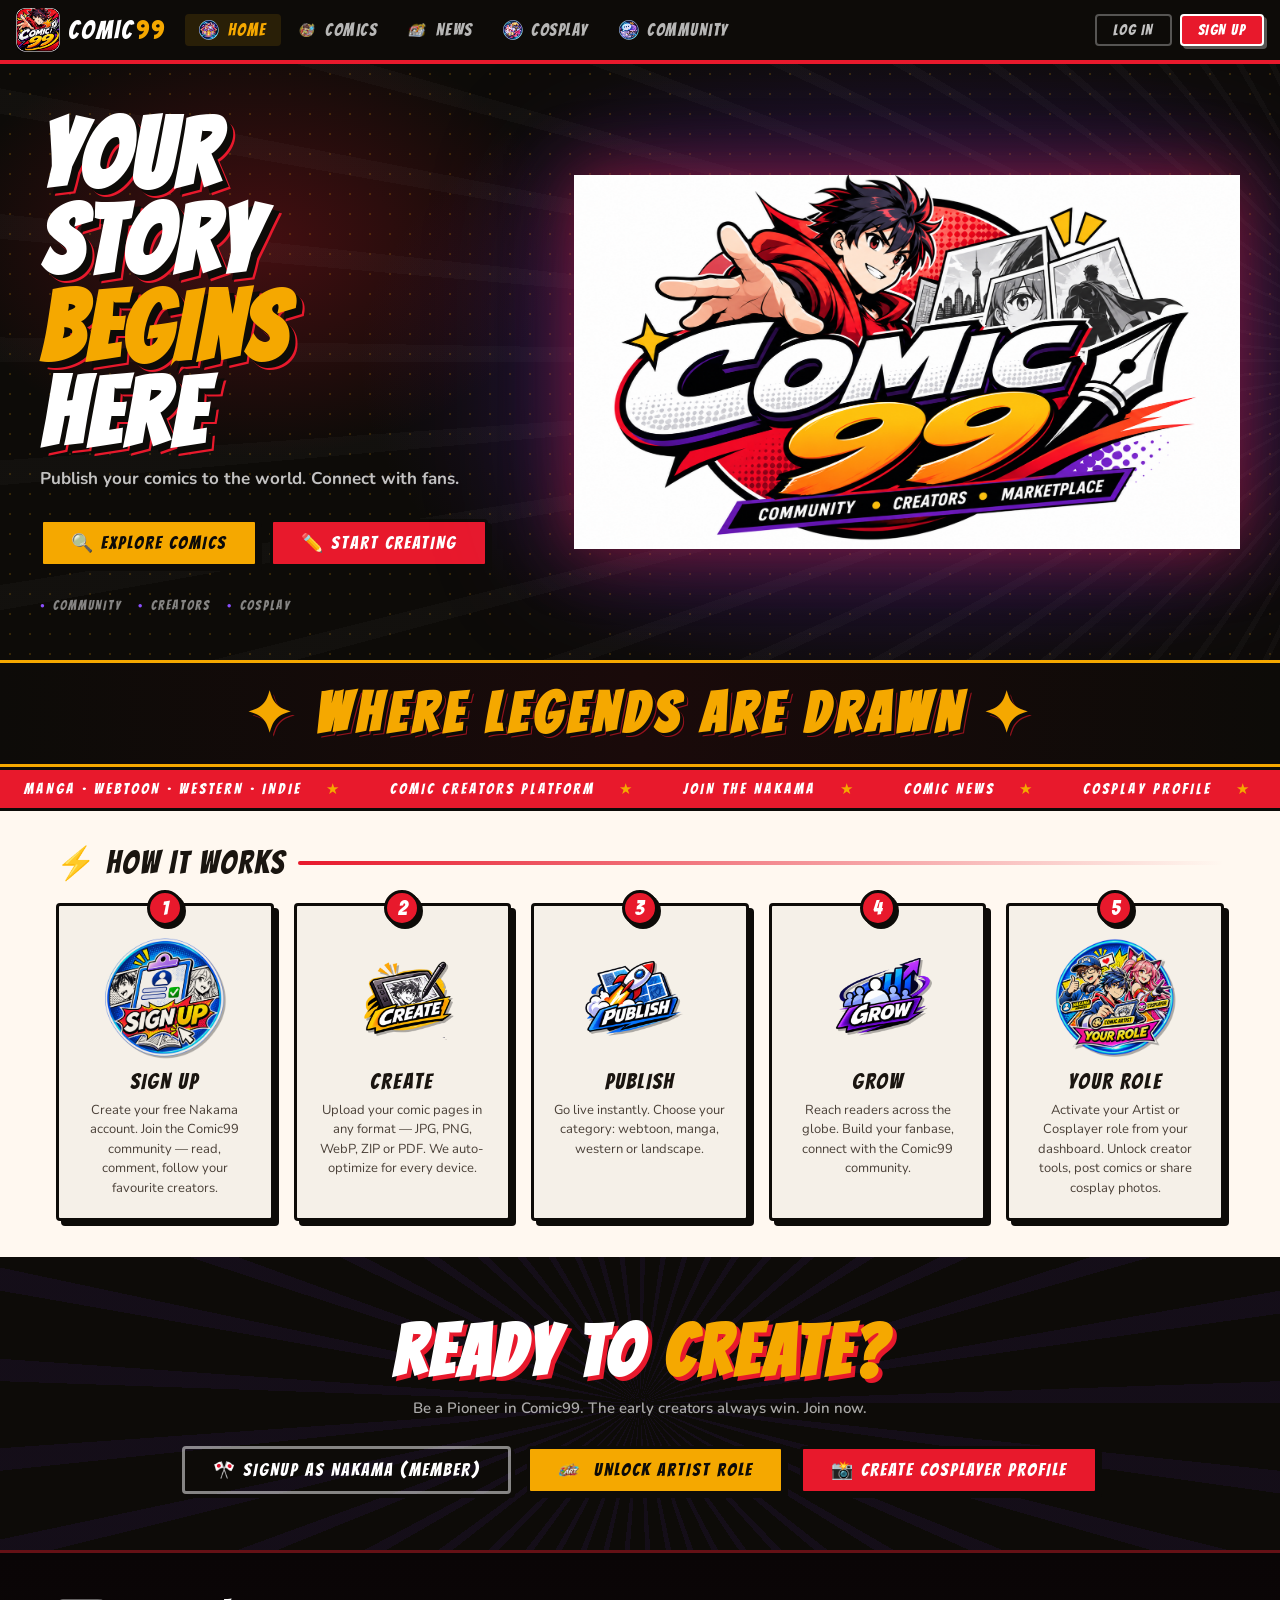
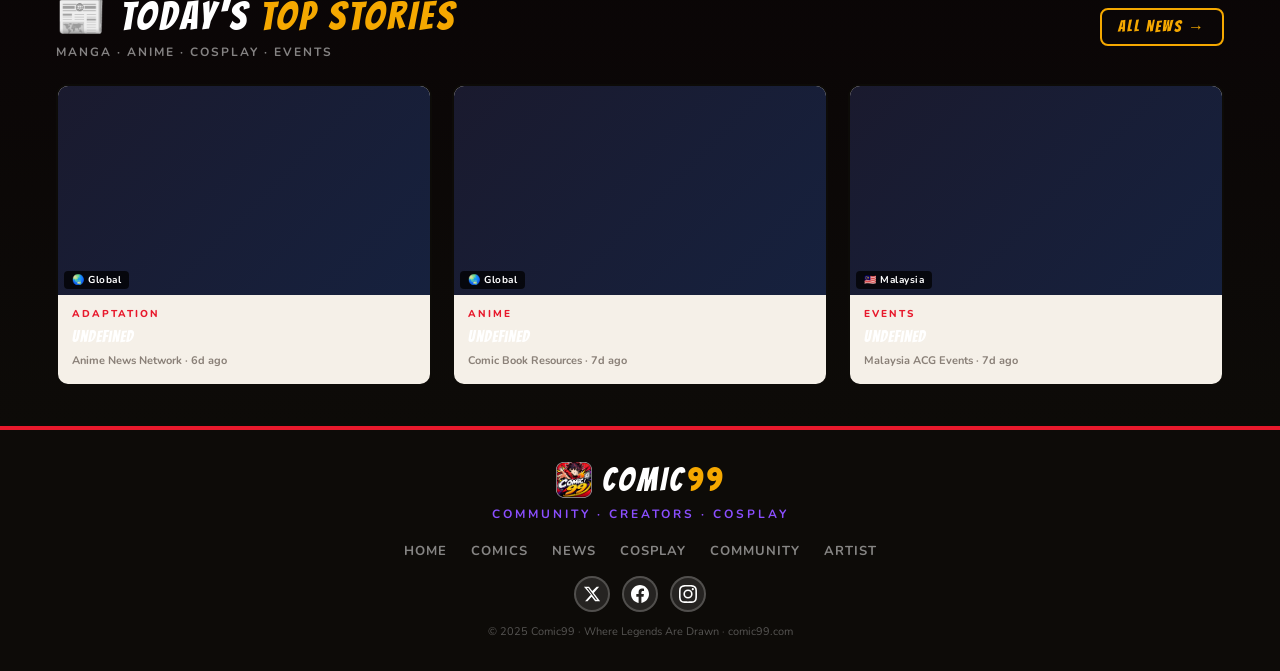
<file: index.html>
<!DOCTYPE html>
<html lang="en">
<head>
<meta charset="UTF-8">
<meta name="viewport" content="width=device-width, initial-scale=1.0, viewport-fit=cover">
<title>Comic99 — Where Legends Are Drawn | Global Comic Creator Platform</title>
<link rel="icon" type="image/png" href="comic99-logo.png">
<!-- SEO_START -->
<meta name="description" content="Comic99 is the ultimate global platform for comic creators, manga artists, cosplayers, and fans. Read original comics, explore anime-inspired art, join the Nakama community. Free to join.">
<meta name="keywords" content="comic creator platform, manga, anime, cosplay, webtoon, original comics, fan art, comic artist, manga reader, anime community, digital comics, comic app, webcomic, manga online">
<meta name="robots" content="index, follow">
<meta name="author" content="Comic99">
<meta name="theme-color" content="#E8192C">
<!-- Open Graph -->
<meta property="og:type" content="website">
<meta property="og:site_name" content="Comic99">
<meta property="og:title" content="Comic99 — Where Legends Are Drawn">
<meta property="og:description" content="The global comic creator platform for manga artists, cosplayers, and anime fans. Create, share and collect comics. Join the Nakama community.">
<meta property="og:image" content="https://comic99.xyz/comic99-og.png">
<meta property="og:url" content="https://comic99.xyz/">
<!-- Twitter Cards -->
<meta name="twitter:card" content="summary_large_image">
<meta name="twitter:site" content="@Comic99Official">
<meta name="twitter:creator" content="@Comic99Official">
<meta name="twitter:title" content="Comic99 — Where Legends Are Drawn">
<meta name="twitter:description" content="The global comic creator platform for manga artists, cosplayers, and anime fans. Create, share and collect comics. Join the Nakama community.">
<meta name="twitter:image" content="https://comic99.xyz/comic99-og.png">
<!-- Canonical -->
<link rel="canonical" href="https://comic99.xyz/">
<script type="application/ld+json">{"@context":"https://schema.org","@type":"WebSite","name":"Comic99","url":"https://comic99.xyz/","description":"Global comic creator platform for manga, anime, cosplay and original comics","potentialAction":{"@type":"SearchAction","target":{"@type":"EntryPoint","urlTemplate":"https://comic99.xyz/explore.html?q={search_term_string}"},"query-input":"required name=search_term_string"}}</script>
<!-- SEO_END -->
<link rel="stylesheet" href="comic99-shared.css">
<style>
/* ---- HERO ---- */
.hero {
  position: relative;
  background: var(--ink);
  overflow: hidden;
  min-height: 520px;
  display: flex;
  align-items: center;
  padding: 48px max(16px, env(safe-area-inset-left, 0px));
}
.hero-bg {
  position: absolute; inset: 0;
  background:
    radial-gradient(ellipse 60% 80% at 70% 50%, rgba(107,47,217,0.3) 0%, transparent 70%),
    radial-gradient(ellipse 40% 60% at 20% 30%, rgba(232,25,44,0.25) 0%, transparent 60%);
}
.hero-halftone {
  position: absolute; inset: 0;
  background-image: radial-gradient(circle, rgba(245,168,0,0.18) 1.5px, transparent 1.5px);
  background-size: 20px 20px;
}
.hero-speed {
  position: absolute; inset: 0;
  background: repeating-conic-gradient(
    from 0deg at 110% 50%,
    rgba(255,255,255,0.025) 0deg 1deg,
    transparent 1deg 5deg
  );
}
.hero-inner {
  position: relative;
  z-index: 2;
  display: flex;
  align-items: center;
  justify-content: space-between;
  width: 100%;
  max-width: 1200px;
  margin: 0 auto;
  gap: 32px;
}
.hero-content { max-width: 560px; }
.hero-eyebrow { display: none; }
.hero-tagline-band {
  text-align: center;
  padding: 18px max(16px, env(safe-area-inset-left,0px));
  background: linear-gradient(90deg, var(--ink) 0%, #1a0a0a 50%, var(--ink) 100%);
  border-top: 3px solid var(--gold);
  border-bottom: 3px solid var(--gold);
}
.hero-tagline-band h2 {
  font-family: 'Bangers', cursive;
  font-size: clamp(28px, 6vw, 56px);
  letter-spacing: 6px;
  color: var(--gold);
  text-shadow: 3px 3px 0 var(--ink), 4px 4px 0 rgba(232,25,44,0.6);
  margin: 0;
  text-transform: uppercase;
}
.hero-title {
  font-family: 'Bangers', cursive;
  font-size: clamp(52px, 10vw, 96px);
  line-height: 0.9;
  letter-spacing: 4px;
  color: var(--white);
  margin-bottom: 8px;
  text-shadow: 6px 6px 0 var(--ink), 8px 8px 0 var(--red);
}
.hero-title span { color: var(--gold); }
.hero-sub {
  font-size: 17px;
  font-weight: 700;
  color: rgba(255,255,255,0.75);
  margin-bottom: 28px;
  line-height: 1.5;
  max-width: 440px;
}
.hero-actions { display: flex; gap: 12px; flex-wrap: wrap; }
.hero-pillars {
  display: flex;
  gap: 16px;
  margin-top: 32px;
  flex-wrap: wrap;
}
.hero-pillar {
  font-family: 'Bangers', cursive;
  font-size: 13px;
  letter-spacing: 2px;
  color: rgba(255,255,255,0.5);
  text-transform: uppercase;
  display: flex;
  align-items: center;
  gap: 6px;
}
.hero-pillar::before { content: '●'; color: var(--purple2); font-size: 8px; }
.hero-logo-wrap {
  flex-shrink: 0;
  display: flex;
  align-items: center;
  justify-content: center;
}
.hero-logo-img {
  width: clamp(364px, 52vw, 676px);
  height: auto;
  object-fit: contain;
  filter: drop-shadow(0 0 32px rgba(232,25,44,0.5)) drop-shadow(0 0 64px rgba(107,47,217,0.3));
  animation: heroFloat 3s ease-in-out infinite;
}
@keyframes heroFloat {
  0%, 100% { transform: translateY(0px); }
  50% { transform: translateY(-12px); }
}
@media (max-width: 700px) {
  .hero-logo-wrap { display: none; }
  .hero-inner { flex-direction: column; align-items: flex-start; }
}

/* ---- MARQUEE ---- */
.marquee-bar {
  background: var(--red);
  border-top: 3px solid var(--ink);
  border-bottom: 3px solid var(--ink);
  padding: 8px 0;
  overflow: hidden;
  white-space: nowrap;
}
.marquee-track {
  display: inline-flex;
  gap: 0;
  animation: marquee 22s linear infinite;
}
.marquee-item {
  font-family: 'Bangers', cursive;
  font-size: 15px;
  letter-spacing: 3px;
  color: var(--white);
  padding: 0 24px;
  text-transform: uppercase;
}
.marquee-item::after { content: '★'; margin-left: 24px; color: var(--gold); }
@keyframes marquee { from { transform: translateX(0) } to { transform: translateX(-50%) } }

/* ---- FEATURED BANNER ---- */
.featured-banner {
  position: relative;
  background: var(--ink2);
  border: 3px solid var(--ink);
  box-shadow: 6px 6px 0 var(--ink);
  border-radius: var(--radius-lg);
  overflow: hidden;
  display: grid;
  grid-template-columns: 1fr 1fr;
  min-height: 280px;
  margin-bottom: 40px;
}
@media (max-width: 600px) { .featured-banner { grid-template-columns: 1fr; } }
.featured-cover {
  background: linear-gradient(135deg, #2A1A3A 0%, #1A0A14 100%);
  display: flex;
  align-items: center;
  justify-content: center;
  font-size: 80px;
  min-height: 200px;
  position: relative;
  overflow: hidden;
}
.featured-cover::after {
  content: '';
  position: absolute; inset: 0;
  background-image: radial-gradient(circle, rgba(107,47,217,0.3) 1.5px, transparent 1.5px);
  background-size: 14px 14px;
}
.featured-info {
  padding: 28px 24px;
  display: flex;
  flex-direction: column;
  justify-content: center;
  gap: 12px;
}
.featured-label {
  font-family: 'Bangers', cursive;
  font-size: 12px;
  letter-spacing: 3px;
  color: var(--gold);
  text-transform: uppercase;
}
.featured-title {
  font-family: 'Bangers', cursive;
  font-size: 36px;
  letter-spacing: 2px;
  color: var(--white);
  line-height: 1.1;
}
.featured-desc { font-size: 13px; color: rgba(255,255,255,0.65); line-height: 1.5; }
.featured-tags { display: flex; gap: 8px; flex-wrap: wrap; }
.tag {
  font-size: 11px;
  font-weight: 800;
  letter-spacing: 1px;
  text-transform: uppercase;
  padding: 3px 10px;
  border: 2px solid var(--ink);
  border-radius: 2px;
}
.tag-purple { background: var(--purple); color: var(--white); }
.tag-gold { background: var(--gold); color: var(--ink); }
.tag-red { background: var(--red); color: var(--white); }

/* ---- COMIC GRID ---- */
.comic-grid {
  display: grid;
  grid-template-columns: repeat(auto-fill, minmax(160px, 1fr));
  gap: 20px;
}

/* ---- STATS STRIP ---- */
.stats-strip {
  background: var(--gold);
  border-top: 3px solid var(--ink);
  border-bottom: 3px solid var(--ink);
  padding: 20px max(16px, env(safe-area-inset-left, 0px));
}
.stats-inner {
  max-width: 1200px;
  margin: 0 auto;
  display: flex;
  justify-content: space-around;
  flex-wrap: wrap;
  gap: 16px;
}
.stat-item { text-align: center; }
.stat-num {
  font-family: 'Bangers', cursive;
  font-size: 40px;
  letter-spacing: 2px;
  color: var(--ink);
  line-height: 1;
}
.stat-label {
  font-size: 11px;
  font-weight: 800;
  letter-spacing: 2px;
  text-transform: uppercase;
  color: var(--ink);
  opacity: 0.6;
}

/* ---- HOW IT WORKS ---- */
.how-grid {
  display: grid;
  grid-template-columns: repeat(auto-fit, minmax(200px, 1fr));
  gap: 20px;
}
.how-card {
  background: var(--panel);
  border: 3px solid var(--ink);
  box-shadow: 5px 5px 0 var(--ink);
  border-radius: var(--radius);
  padding: 24px 20px 20px;
  text-align: center;
  position: relative;
}
.how-num {
  position: absolute;
  top: -16px;
  left: 50%;
  transform: translateX(-50%);
  font-family: 'Bangers', cursive;
  font-size: 20px;
  background: var(--red);
  color: var(--white);
  border: 3px solid var(--ink);
  border-radius: 50%;
  width: 36px; height: 36px;
  display: flex; align-items: center; justify-content: center;
  box-shadow: 3px 3px 0 var(--ink);
}
.how-badge-img {
  width: 120px;
  height: 120px;
  object-fit: contain;
  margin: 8px auto 12px;
  display: block;
  filter: drop-shadow(2px 2px 0 rgba(0,0,0,0.3));
}
.how-title {
  font-family: 'Bangers', cursive;
  font-size: 22px;
  letter-spacing: 2px;
  margin-bottom: 8px;
}
.how-desc { font-size: 13px; color: var(--text2); line-height: 1.5; }

/* ---- LATEST NEWS BAND ---- */
.latest-news-band {
  background: linear-gradient(180deg, #0a0506 0%, var(--ink,#0D0B08) 100%);
  border-top: 3px solid rgba(232,25,44,0.4);
}
.home-news-card {
  background: var(--panel,#1a1a1a);
  border: 2px solid var(--ink,#0D0B08);
  border-radius: 12px;
  overflow: hidden;
  text-decoration: none;
  color: inherit;
  display: flex;
  flex-direction: column;
  transition: transform 0.15s, box-shadow 0.15s;
  cursor: pointer;
}
.home-news-card:hover { transform: translate(-2px,-2px); box-shadow: 4px 4px 0 var(--ink,#0D0B08); }
.home-news-thumb {
  position: absolute;
  inset: 0;
  width: 100%;
  height: 100%;
  object-fit: cover;
  display: block;
}
.home-news-body { padding: 12px 14px 16px; flex: 1; display: flex; flex-direction: column; gap: 6px; }
.home-news-cat { font-size: 10px; font-weight: 800; letter-spacing: 2px; color: var(--red,#E8192C); text-transform: uppercase; }
.home-news-title { font-family: 'Bangers', cursive; font-size: 16px; letter-spacing: 1px; line-height: 1.2; color: var(--white,#fff); flex: 1; }
.home-news-meta { font-size: 11px; color: var(--text3,#888); font-weight: 700; }
@keyframes shimmer { 0%{background-position:200% 0} 100%{background-position:-200% 0} }
@media(max-width:700px){#homeNewsGrid{grid-template-columns:1fr!important;}}

/* ---- CTA BAND ---- */
.cta-band {
  background: var(--ink);
  position: relative;
  overflow: hidden;
  padding: 56px max(16px, env(safe-area-inset-left, 0px));
  text-align: center;
}
.cta-band-bg {
  position: absolute; inset: 0;
  background: repeating-conic-gradient(from 0deg at 50% 50%, rgba(107,47,217,0.08) 0deg 2deg, transparent 2deg 8deg);
}
.cta-band h2 {
  font-family: 'Bangers', cursive;
  font-size: clamp(36px, 7vw, 72px);
  letter-spacing: 4px;
  color: var(--white);
  position: relative; z-index: 1;
  margin-bottom: 8px;
  text-shadow: 4px 4px 0 var(--red);
}
.cta-band h2 span { color: var(--gold); }
.cta-band p {
  color: rgba(255,255,255,0.65);
  font-size: 15px;
  font-weight: 600;
  margin-bottom: 28px;
  position: relative; z-index: 1;
}
.cta-band .btn { position: relative; z-index: 1; }
.cta-actions { display: flex; gap: 16px; justify-content: center; flex-wrap: wrap; position: relative; z-index: 1; }
.footer-social { display:flex; gap:12px; justify-content:center; margin-bottom:12px; }
.footer-social-btn { display:flex; align-items:center; justify-content:center; width:36px; height:36px; border-radius:50%; background:rgba(255,255,255,0.1); color:var(--white,#fff); border:2px solid rgba(255,255,255,0.2); transition:background 0.2s,transform 0.2s; text-decoration:none; }
.footer-social-btn:hover { background:var(--red,#E8192C); border-color:var(--red,#E8192C); transform:translateY(-2px); }
</style>
</head>
<body>

<!-- NAV -->
<nav class="c99-nav">
  <a href="index.html" class="nav-logo">
    <img src="comic99-logo.png" alt="Comic99">
    <span class="nav-logo-text">COMIC<span>99</span></span>
  </a>
  <div class="nav-links">
    <a href="index.html" class="nav-link active"><img src="HOME.png" alt="Home" style="width:20px;height:20px;vertical-align:middle;margin-right:4px;object-fit:contain;"> Home</a>
    <a href="explore.html" class="nav-link"><img src="EXPLORE.png" alt="Comics" style="width:20px;height:20px;vertical-align:middle;margin-right:4px;object-fit:contain;mix-blend-mode:screen;"> Comics</a>
    <a href="news.html" class="nav-link"><img src="NEWS.png" alt="News" style="width:20px;height:20px;vertical-align:middle;margin-right:4px;object-fit:contain;mix-blend-mode:screen;"> News</a>
    <a href="cosplay.html" class="nav-link"><img src="COSPLAY.png" alt="Cosplay" style="width:20px;height:20px;vertical-align:middle;margin-right:4px;object-fit:contain;mix-blend-mode:screen;"> Cosplay</a>
    <a href="community.html" class="nav-link"><img src="DISCUSS.png" alt="Community" style="width:20px;height:20px;vertical-align:middle;margin-right:4px;object-fit:contain;mix-blend-mode:screen;"> Community</a>
  </div>
  <div class="nav-auth">
    <a href="artist.html" class="nav-login">LOG IN</a>
    <a href="artist.html" class="nav-cta">SIGN UP</a>
  </div>
</nav>

<!-- HERO -->
<section class="hero">
  <div class="hero-bg"></div>
  <div class="hero-halftone"></div>
  <div class="hero-speed"></div>
  <div class="hero-inner">
    <div class="hero-content">
      <div class="hero-eyebrow">✦ WHERE LEGENDS ARE DRAWN ✦</div>
      <h1 class="hero-title">YOUR<br>STORY<br><span>BEGINS</span><br>HERE</h1>
      <p class="hero-sub">Publish your comics to the world. Connect with fans.</p>
      <div class="hero-actions">
        <a href="explore.html" class="btn btn-gold">🔍 EXPLORE COMICS</a>
        <a href="artist.html" class="btn btn-red">✏️ START CREATING</a>
      </div>
      <div class="hero-pillars">
        <span class="hero-pillar">Community</span>
        <span class="hero-pillar">Creators</span>
        <span class="hero-pillar">Cosplay</span>
      </div>
    </div>
    <div class="hero-logo-wrap">
      <img src="comic99-logo-wide.png" alt="Comic99" class="hero-logo-img">
    </div>
  </div>
</section>
<div class="hero-tagline-band">
  <h2>✦ WHERE LEGENDS ARE DRAWN ✦</h2>
</div>

<!-- MARQUEE -->
<div class="marquee-bar">
  <div class="marquee-track">
    <span class="marquee-item">MANGA · WEBTOON · WESTERN · INDIE</span>
    <span class="marquee-item">COMIC CREATORS PLATFORM</span>
    <span class="marquee-item">JOIN THE NAKAMA</span>
    <span class="marquee-item">COMIC NEWS</span>
    <span class="marquee-item">COSPLAY PROFILE</span>
    <span class="marquee-item">MANGA · WEBTOON · WESTERN · INDIE</span>
    <span class="marquee-item">COMIC CREATORS PLATFORM</span>
    <span class="marquee-item">JOIN THE NAKAMA</span>
    <span class="marquee-item">COMIC NEWS</span>
    <span class="marquee-item">COSPLAY PROFILE</span>
  </div>
</div>

<!-- FEATURED -->
<div class="section" style="display:none;">
  <div class="section-header">
    <span class="section-title">🔥 FEATURED</span>
    <div class="section-title-bar"></div>
    <span class="section-badge">EDITOR'S PICK</span>
  </div>

  <div class="featured-banner">
    <div class="featured-cover">⚔️</div>
    <div class="featured-info">
      <div class="featured-label">⭐ Featured Series</div>
      <div class="featured-title">NEON BLADE<br>CHRONICLES</div>
      <div class="featured-desc">A cyberpunk samurai battles through neon-lit megacities, uncovering a conspiracy that could shatter the last human settlements.</div>
      <div class="featured-tags">
        <span class="tag tag-purple">Action</span>
        <span class="tag tag-gold">Sci-Fi</span>
        <span class="tag tag-red">New</span>
      </div>
      <div style="margin-top:8px;">
        <a href="explore.html" class="btn btn-red btn-sm">▶ READ NOW</a>
      </div>
    </div>
  </div>

  <!-- TRENDING GRID -->
  <div class="section-header" style="margin-top:8px;">
    <span class="section-title">📈 TRENDING</span>
    <div class="section-title-bar"></div>
    <a href="explore.html" style="font-family:'Bangers',cursive;font-size:14px;letter-spacing:1px;color:var(--red);text-decoration:none;">SEE ALL →</a>
  </div>
  <div class="comic-grid">
    <a href="explore.html" class="comic-card">
      <div class="comic-card-cover-placeholder" style="background:linear-gradient(135deg,#1A0A2E,#2E1A4E);">🌙</div>
      <div class="comic-card-body">
        <div class="comic-card-title">Shadow Realm</div>
        <div class="comic-card-meta">Ch. 24 · 48.2K reads</div>
        <span class="comic-card-genre">Fantasy</span>
        <span class="comic-card-badge badge-original">Original</span>
      </div>
    </a>
    <a href="explore.html" class="comic-card">
      <div class="comic-card-cover-placeholder" style="background:linear-gradient(135deg,#1A2A0A,#2A3A10);">🌿</div>
      <div class="comic-card-body">
        <div class="comic-card-title">Spirit Walker</div>
        <div class="comic-card-meta">Ch. 11 · 31.5K reads</div>
        <span class="comic-card-genre">Supernatural</span>
        <span class="comic-card-badge badge-original">Original</span>
      </div>
    </a>
    <a href="explore.html" class="comic-card">
      <div class="comic-card-cover-placeholder" style="background:linear-gradient(135deg,#2A0A0A,#3E1010);">🔥</div>
      <div class="comic-card-body">
        <div class="comic-card-title">Iron Fist Rising</div>
        <div class="comic-card-meta">Ch. 38 · 92.7K reads</div>
        <span class="comic-card-genre">Action</span>
        <span class="comic-card-badge badge-fanart">Fan Art</span>
      </div>
    </a>
    <a href="explore.html" class="comic-card">
      <div class="comic-card-cover-placeholder" style="background:linear-gradient(135deg,#0A1A2A,#102030);">🌊</div>
      <div class="comic-card-body">
        <div class="comic-card-title">Ocean Protocol</div>
        <div class="comic-card-meta">Ch. 7 · 19.3K reads</div>
        <span class="comic-card-genre">Sci-Fi</span>
        <span class="comic-card-badge badge-ai">AI-Assisted</span>
      </div>
    </a>
    <a href="explore.html" class="comic-card">
      <div class="comic-card-cover-placeholder" style="background:linear-gradient(135deg,#1A1A0A,#2E2A10);">⚡</div>
      <div class="comic-card-body">
        <div class="comic-card-title">Thunder God</div>
        <div class="comic-card-meta">Ch. 55 · 144K reads</div>
        <span class="comic-card-genre">Mythology</span>
        <span class="comic-card-badge badge-original">Original</span>
      </div>
    </a>
    <a href="explore.html" class="comic-card">
      <div class="comic-card-cover-placeholder" style="background:linear-gradient(135deg,#2A0A1A,#3E1030);">💎</div>
      <div class="comic-card-body">
        <div class="comic-card-title">Crystal Mage</div>
        <div class="comic-card-meta">Ch. 16 · 27.8K reads</div>
        <span class="comic-card-genre">Magic</span>
        <span class="comic-card-badge badge-original">Original</span>
      </div>
    </a>
  </div>
</div>

<!-- STATS -->
<div class="stats-strip" style="display:none;">
  <div class="stats-inner">
    <div class="stat-item">
      <div class="stat-num">12K+</div>
      <div class="stat-label">Creators</div>
    </div>
    <div class="stat-item">
      <div class="stat-num">340K+</div>
      <div class="stat-label">Nakama</div>
    </div>
    <div class="stat-item">
      <div class="stat-num">8,500+</div>
      <div class="stat-label">Comics</div>
    </div>
    <div class="stat-item">
      <div class="stat-num">24</div>
      <div class="stat-label">Countries</div>
    </div>
  </div>
</div>

<!-- HOW IT WORKS -->
<div class="section">
  <div class="section-header">
    <span class="section-title">⚡ HOW IT WORKS</span>
    <div class="section-title-bar"></div>
  </div>
  <div class="how-grid">
    <div class="how-card">
      <div class="how-num">1</div>
      <img src="SIGNUP.png" alt="Sign Up" class="how-badge-img" style="mix-blend-mode:multiply;">
      <div class="how-title">SIGN UP</div>
      <div class="how-desc">Create your free Nakama account. Join the Comic99 community — read, comment, follow your favourite creators.</div>
    </div>
    <div class="how-card">
      <div class="how-num">2</div>
      <img src="badge-create.png" alt="Create" class="how-badge-img">
      <div class="how-title">CREATE</div>
      <div class="how-desc">Upload your comic pages in any format — JPG, PNG, WebP, ZIP or PDF. We auto-optimize for every device.</div>
    </div>
    <div class="how-card">
      <div class="how-num">3</div>
      <img src="badge-publish.png" alt="Publish" class="how-badge-img">
      <div class="how-title">PUBLISH</div>
      <div class="how-desc">Go live instantly. Choose your category: webtoon, manga, western or landscape.</div>
    </div>
    <div class="how-card">
      <div class="how-num">4</div>
      <img src="badge-grow.png" alt="Grow" class="how-badge-img">
      <div class="how-title">GROW</div>
      <div class="how-desc">Reach readers across the globe. Build your fanbase, connect with the Comic99 community.</div>
    </div>
    <div class="how-card">
      <div class="how-num">5</div>
      <img src="ROLE.png" alt="Your Role" class="how-badge-img" style="mix-blend-mode:multiply;">
      <div class="how-title">YOUR ROLE</div>
      <div class="how-desc">Activate your Artist or Cosplayer role from your dashboard. Unlock creator tools, post comics or share cosplay photos.</div>
    </div>
  </div>
</div>

<!-- CTA BAND -->
<div class="cta-band">
  <div class="cta-band-bg"></div>
  <h2>READY TO <span>CREATE?</span></h2>
  <p>Be a Pioneer in Comic99. The early creators always win. Join now.</p>
  <div class="cta-actions">
    <a href="artist.html" class="btn btn-outline" style="color:var(--white);border-color:rgba(255,255,255,0.5);">🎌 SIGNUP AS NAKAMA (MEMBER)</a>
    <a href="artist.html" class="btn btn-gold"><img src="ART.png" alt="Artist" style="width:22px;height:22px;vertical-align:middle;margin-right:6px;object-fit:contain;"> UNLOCK ARTIST ROLE</a>
    <a href="cosplay.html" class="btn btn-red">📸 CREATE COSPLAYER PROFILE</a>
  </div>
</div>

<!-- LATEST NEWS BAND -->
<section class="latest-news-band" id="latestNewsBand">
  <div style="max-width:1200px;margin:0 auto;padding:40px max(16px,env(safe-area-inset-left,0px));">
    <div style="display:flex;align-items:center;justify-content:space-between;margin-bottom:24px;flex-wrap:wrap;gap:12px;">
      <div>
        <div style="font-family:'Bangers',cursive;font-size:clamp(24px,5vw,40px);letter-spacing:3px;color:var(--white,#fff);">📰 TODAY'S <span style="color:var(--gold,#F5A800);">TOP STORIES</span></div>
        <div style="font-size:12px;font-weight:700;color:rgba(255,255,255,0.5);letter-spacing:2px;margin-top:4px;">MANGA · ANIME · COSPLAY · EVENTS</div>
      </div>
      <a href="news.html" style="font-family:'Bangers',cursive;font-size:16px;letter-spacing:2px;color:var(--gold,#F5A800);text-decoration:none;border:2px solid var(--gold,#F5A800);padding:8px 16px;border-radius:8px;white-space:nowrap;">ALL NEWS →</a>
    </div>
    <div id="homeNewsGrid" style="display:grid;grid-template-columns:repeat(3,1fr);gap:20px;"></div>
  </div>
</section>

<!-- FOOTER -->
<footer class="c99-footer">
  <div class="footer-logo">
    <img src="comic99-logo.png" alt="Comic99">
    <span class="footer-logo-text">COMIC<span>99</span></span>
  </div>
  <div class="footer-tagline">Community · Creators · Cosplay</div>
  <div class="footer-links">
    <a href="index.html">Home</a>
    <a href="explore.html">Comics</a>
    <a href="news.html">News</a>
    <a href="cosplay.html">Cosplay</a>
    <a href="community.html">Community</a>
    <a href="artist.html">Artist</a>
  </div>
  <div class="footer-social">
    <a href="https://x.com/Comic99Official" target="_blank" rel="noopener" aria-label="X / Twitter" class="footer-social-btn">
      <svg width="18" height="18" viewBox="0 0 24 24" fill="currentColor"><path d="M18.244 2.25h3.308l-7.227 8.26 8.502 11.24H16.17l-4.714-6.231-5.401 6.231H2.746l7.73-8.835L1.254 2.25H8.08l4.253 5.622L18.244 2.25zm-1.161 17.52h1.833L7.084 4.126H5.117z"/></svg>
    </a>
    <a href="https://www.facebook.com/Comic99Official/" target="_blank" rel="noopener" aria-label="Facebook" class="footer-social-btn">
      <svg width="18" height="18" viewBox="0 0 24 24" fill="currentColor"><path d="M24 12.073c0-6.627-5.373-12-12-12s-12 5.373-12 12c0 5.99 4.388 10.954 10.125 11.854v-8.385H7.078v-3.47h3.047V9.43c0-3.007 1.792-4.669 4.533-4.669 1.312 0 2.686.235 2.686.235v2.953H15.83c-1.491 0-1.956.925-1.956 1.874v2.25h3.328l-.532 3.47h-2.796v8.385C19.612 23.027 24 18.062 24 12.073z"/></svg>
    </a>
    <a href="https://www.instagram.com/comic99official/" target="_blank" rel="noopener" aria-label="Instagram" class="footer-social-btn">
      <svg width="18" height="18" viewBox="0 0 24 24" fill="currentColor"><path d="M12 2.163c3.204 0 3.584.012 4.85.07 3.252.148 4.771 1.691 4.919 4.919.058 1.265.069 1.645.069 4.849 0 3.205-.012 3.584-.069 4.849-.149 3.225-1.664 4.771-4.919 4.919-1.266.058-1.644.07-4.85.07-3.204 0-3.584-.012-4.849-.07-3.26-.149-4.771-1.699-4.919-4.92-.058-1.265-.07-1.644-.07-4.849 0-3.204.013-3.583.07-4.849.149-3.227 1.664-4.771 4.919-4.919 1.266-.057 1.645-.069 4.849-.069zM12 0C8.741 0 8.333.014 7.053.072 2.695.272.273 2.69.073 7.052.014 8.333 0 8.741 0 12c0 3.259.014 3.668.072 4.948.2 4.358 2.618 6.78 6.98 6.98C8.333 23.986 8.741 24 12 24c3.259 0 3.668-.014 4.948-.072 4.354-.2 6.782-2.618 6.979-6.98.059-1.28.073-1.689.073-4.948 0-3.259-.014-3.667-.072-4.947-.196-4.354-2.617-6.78-6.979-6.98C15.668.014 15.259 0 12 0zm0 5.838a6.162 6.162 0 1 0 0 12.324 6.162 6.162 0 0 0 0-12.324zM12 16a4 4 0 1 1 0-8 4 4 0 0 1 0 8zm6.406-11.845a1.44 1.44 0 1 0 0 2.881 1.44 1.44 0 0 0 0-2.881z"/></svg>
    </a>
  </div>
  <div class="footer-copy">© 2025 Comic99 · Where Legends Are Drawn · comic99.com</div>
</footer>

<div id="c99-toast"></div>
<script>
function showToast(msg) {
  const t = document.getElementById('c99-toast');
  t.textContent = msg;
  t.classList.add('show');
  setTimeout(() => t.classList.remove('show'), 3000);
}

// ---- LATEST NEWS ON HOME PAGE ----
const HOME_CAT_BADGE = {
  Manga:'Radiant_Comic_Book_Badge.png', Anime:'Radiant_Comic_Book_Badge.png',
  Webtoon:'Radiant_Comic_Book_Badge.png', Western:'Radiant_Comic_Book_Badge.png',
  Cosplay:'Chibi_Superhero_Avatar_Badge.png', Events:'Chibi_Superhero_Avatar_Badge.png',
  Industry:'Neon_Purple_Building_Badge.png', Adaptation:'Radiant_Comic_Book_Badge.png',
  Creator:'Chibi_Superhero_Avatar_Badge.png', Other:'Radiant_Comic_Book_Badge.png'
};
function timeAgoHome(isoStr) {
  const diff = Date.now() - new Date(isoStr).getTime();
  const mins = Math.floor(diff/60000);
  if (mins < 60) return mins + 'm ago';
  const hrs = Math.floor(mins/60);
  if (hrs < 24) return hrs + 'h ago';
  return Math.floor(hrs/24) + 'd ago';
}
// ── Live RSS sources for homepage fallback (via rss2json) ────────────────────
const HOME_RSS_SOURCES = [
  { url: 'https://www.animenewsnetwork.com/all/rss.xml?ann-edition=w', label: 'Anime News Network', category: 'Anime', region: '🇯🇵 Japan' },
  { url: 'https://comicbook.com/anime/rss/', label: 'ComicBook Anime', category: 'Anime', region: '🌏 Global' },
  { url: 'https://comicbook.com/comics/rss/', label: 'ComicBook Comics', category: 'Western', region: '🇺🇸 Global' },
];

async function fetchRSSItems(src) {
  const api = `https://api.rss2json.com/v1/api.json?rss_url=${encodeURIComponent(src.url)}&api_key=&count=4`;
  const r = await fetch(api);
  if (!r.ok) return [];
  const d = await r.json();
  if (d.status !== 'ok') return [];
  return (d.items || []).slice(0, 2).map(it => {
    // Extract first image from content or enclosure
    let image = it.thumbnail || it.enclosure?.link || '';
    if (!image && it.content) {
      const m = it.content.match(/<img[^>]+src=["']([^"']+)["']/i);
      if (m) image = m[1];
    }
    return {
      title: it.title,
      url: it.link,
      image,
      category: src.category,
      source: src.label,
      region: src.region,
      published: it.pubDate,
    };
  });
}

function getRegionLabel(item) {
  if (item.region) return item.region;
  const src = (item.source || '').toLowerCase();
  if (src.includes('japan') || src.includes('jp') || src.includes('shonen') || src.includes('manga')) return '🇯🇵 Japan';
  if (src.includes('korea') || src.includes('kr') || src.includes('webtoon')) return '🇰🇷 Korea';
  if (src.includes('china') || src.includes('cn') || src.includes('manhua')) return '🇨🇳 China';
  if (src.includes('malaysia') || src.includes('my')) return '🇲🇾 Malaysia';
  if (src.includes('us') || src.includes('america') || src.includes('marvel') || src.includes('dc') || src.includes('comicbook')) return '🇺🇸 Global';
  return '🌏 Global';
}

function renderHomeCard(item) {
  const region = getRegionLabel(item);
  const thumbInner = item.image
    ? `<img class="home-news-thumb" src="${item.image}" alt="" loading="lazy"
         onerror="this.onerror=null;this.remove();this.closest('.home-news-thumb-wrap').style.background='linear-gradient(135deg,#1a1a2e,#16213e)'">`
    : '';
  return `<a class="home-news-card" href="${item.url}" target="_blank" rel="noopener">
    <div class="home-news-thumb-wrap" style="position:relative;aspect-ratio:16/9;overflow:hidden;background:linear-gradient(135deg,#1a1a2e,#16213e);">
      ${thumbInner}
      <span style="position:absolute;bottom:6px;left:6px;background:rgba(0,0,0,0.75);color:#fff;font-size:10px;font-weight:700;padding:2px 8px;border-radius:4px;letter-spacing:0.5px;z-index:2;">${region}</span>
    </div>
    <div class="home-news-body">
      <div class="home-news-cat">${item.category || 'News'}</div>
      <div class="home-news-title">${item.title}</div>
      <div class="home-news-meta">${item.source || ''} · ${timeAgoHome(item.published)}</div>
    </div>
  </a>`;
}

async function loadHomeNews() {
  const grid = document.getElementById('homeNewsGrid');
  const band = document.getElementById('latestNewsBand');
  if (!grid || !band) return;

  // Show skeleton loaders while fetching
  grid.innerHTML = [1,2,3].map(() => `
    <div class="home-news-card" style="pointer-events:none;">
      <div style="aspect-ratio:16/9;background:linear-gradient(90deg,#1a1a2e 25%,#2a1a3a 50%,#1a1a2e 75%);background-size:200% 100%;animation:shimmer 1.5s infinite;"></div>
      <div class="home-news-body" style="gap:8px;">
        <div style="height:10px;background:#2a2a2a;border-radius:4px;width:40%;"></div>
        <div style="height:14px;background:#2a2a2a;border-radius:4px;width:90%;"></div>
        <div style="height:14px;background:#2a2a2a;border-radius:4px;width:70%;"></div>
        <div style="height:10px;background:#222;border-radius:4px;width:55%;margin-top:4px;"></div>
      </div>
    </div>`).join('');
  band.style.display = '';

  let featured = [];

  // 1) Try news.json first (populated by GitHub Action)
  try {
    const res = await fetch('news.json?v=' + Date.now());
    if (res.ok) {
      const data = await res.json();
      const items = data.items || data || [];
      if (items.length >= 3) {
        const seen = new Set();
        for (const item of items.slice(0, 12)) {
          if (featured.length >= 3) break;
          if (!seen.has(item.category)) { featured.push(item); seen.add(item.category); }
        }
        if (featured.length < 3) featured = items.slice(0, 3);
      }
    }
  } catch(e) {}

  // 2) Fallback: fetch live RSS if news.json unavailable or empty
  if (featured.length < 3) {
    try {
      const results = await Promise.allSettled(HOME_RSS_SOURCES.map(fetchRSSItems));
      const rssItems = results.flatMap(r => r.status === 'fulfilled' ? r.value : []);
      // Pick 1 from each source for variety
      const picked = [];
      const usedSources = new Set();
      for (const it of rssItems) {
        if (picked.length >= 3) break;
        if (!usedSources.has(it.source)) { picked.push(it); usedSources.add(it.source); }
      }
      if (picked.length < 3) picked.push(...rssItems.filter(i => !picked.includes(i)).slice(0, 3 - picked.length));
      featured = picked.length ? picked : featured;
    } catch(e) {}
  }

  if (!featured.length) {
    band.style.display = 'none';
    return;
  }

  grid.innerHTML = featured.slice(0, 3).map(renderHomeCard).join('');
}

document.addEventListener('DOMContentLoaded', loadHomeNews);
</script>
</body>
</html>
</file>
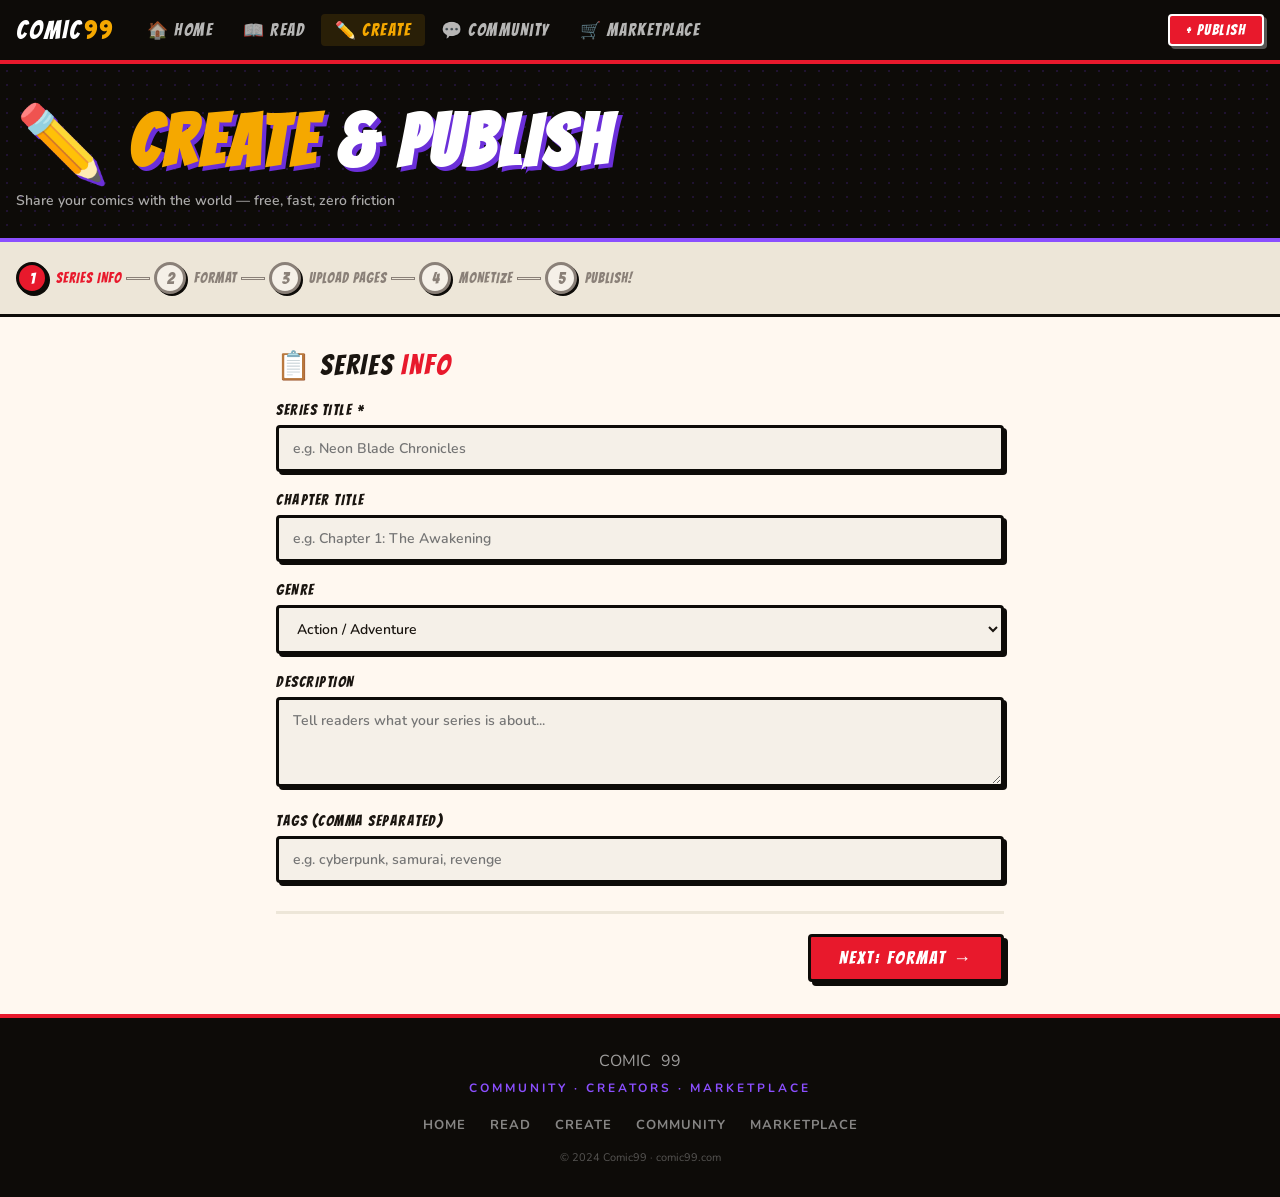
<file: upload.html>
<!DOCTYPE html>
<html lang="en">
<head>
<meta charset="UTF-8">
<meta name="viewport" content="width=device-width, initial-scale=1.0, viewport-fit=cover">
<title>Create & Publish — Comic99</title>
<link rel="stylesheet" href="comic99-shared.css">
<style>
.page-hero {
  background: var(--ink);
  padding: 36px max(16px, env(safe-area-inset-left, 0px)) 28px;
  position: relative; overflow: hidden;
  border-bottom: 4px solid var(--purple2);
}
.page-hero-bg {
  position: absolute; inset: 0;
  background-image: radial-gradient(circle, rgba(107,47,217,0.2) 1.5px, transparent 1.5px);
  background-size: 14px 14px;
}
.page-hero h1 {
  font-family: 'Bangers', cursive;
  font-size: clamp(40px,8vw,72px);
  letter-spacing: 4px; color: var(--white);
  position: relative; z-index: 1;
  text-shadow: 4px 4px 0 var(--purple);
}
.page-hero h1 span { color: var(--gold); }
.page-hero p { color: rgba(255,255,255,0.65); font-size:14px; font-weight:600; position:relative; z-index:1; margin-top:6px; }

/* STEPPER */
.stepper {
  display: flex;
  align-items: center;
  padding: 20px max(16px, env(safe-area-inset-left, 0px));
  background: var(--panel2);
  border-bottom: 3px solid var(--ink);
  overflow-x: auto;
  scrollbar-width: none;
  gap: 0;
}
.stepper::-webkit-scrollbar { display: none; }
.step {
  display: flex;
  align-items: center;
  gap: 8px;
  flex-shrink: 0;
}
.step-num {
  width: 32px; height: 32px;
  border-radius: 50%;
  background: var(--panel);
  border: 3px solid var(--text3);
  display: flex; align-items: center; justify-content: center;
  font-family: 'Bangers', cursive;
  font-size: 16px;
  color: var(--text3);
  box-shadow: 2px 2px 0 var(--ink);
  transition: background 0.2s, color 0.2s, border-color 0.2s;
}
.step-label {
  font-family: 'Bangers', cursive;
  font-size: 14px;
  letter-spacing: 1px;
  color: var(--text3);
  white-space: nowrap;
  transition: color 0.2s;
}
.step.active .step-num { background: var(--red); border-color: var(--ink); color: var(--white); }
.step.active .step-label { color: var(--red); }
.step.done .step-num { background: var(--gold); border-color: var(--ink); color: var(--ink); }
.step.done .step-label { color: var(--text2); }
.step-line { width: 24px; height: 3px; background: var(--panel2); border: 1px solid var(--text3); margin: 0 4px; flex-shrink: 0; }
.step-line.done { background: var(--gold); border-color: var(--gold-dark); }

/* UPLOAD AREA */
.upload-area {
  max-width: 760px;
  margin: 32px auto;
  padding: 0 max(16px, env(safe-area-inset-left, 0px));
}

.step-panel { display: none; }
.step-panel.active { display: block; }

.panel-title {
  font-family: 'Bangers', cursive;
  font-size: 28px;
  letter-spacing: 2px;
  margin-bottom: 20px;
  color: var(--text);
}
.panel-title span { color: var(--red); }

.form-group { margin-bottom: 20px; }
.form-label {
  display: block;
  font-family: 'Bangers', cursive;
  font-size: 15px;
  letter-spacing: 1.5px;
  margin-bottom: 7px;
  color: var(--text);
}
.form-input, .form-textarea, .form-select {
  width: 100%;
  padding: 11px 14px;
  background: var(--panel);
  border: 3px solid var(--ink);
  border-radius: var(--radius);
  font-family: 'Nunito', sans-serif;
  font-size: 14px;
  font-weight: 600;
  color: var(--text);
  box-shadow: 3px 3px 0 var(--ink);
  outline: none;
  transition: box-shadow 0.1s, transform 0.1s;
}
.form-input:focus, .form-textarea:focus, .form-select:focus {
  transform: translate(-1px,-1px);
  box-shadow: 4px 4px 0 var(--red);
  border-color: var(--red);
}
.form-textarea { resize: vertical; min-height: 90px; }

/* FORMAT CARDS */
.format-grid { display: grid; grid-template-columns: repeat(2,1fr); gap: 14px; }
@media (min-width: 500px) { .format-grid { grid-template-columns: repeat(4,1fr); } }
.format-card {
  background: var(--panel);
  border: 3px solid var(--ink);
  box-shadow: 4px 4px 0 var(--ink);
  border-radius: var(--radius);
  padding: 16px 10px;
  text-align: center;
  cursor: pointer;
  transition: transform 0.1s, box-shadow 0.1s, background 0.1s;
}
.format-card:hover { transform: translate(-2px,-2px); box-shadow: 6px 6px 0 var(--ink); }
.format-card.sel { background: var(--gold); border-color: var(--ink); }
.format-card-icon { font-size: 32px; margin-bottom: 6px; }
.format-card-name { font-family: 'Bangers', cursive; font-size: 16px; letter-spacing: 1.5px; }
.format-card-desc { font-size: 10px; font-weight: 700; color: var(--text3); margin-top: 4px; }
.format-card.sel .format-card-desc { color: var(--ink); }

/* SPEC TABLE */
.spec-table {
  width: 100%;
  border-collapse: collapse;
  border: 3px solid var(--ink);
  box-shadow: 4px 4px 0 var(--ink);
  font-size: 12px;
  margin: 16px 0;
}
.spec-table th {
  background: var(--ink);
  color: var(--gold);
  font-family: 'Bangers', cursive;
  font-size: 13px;
  letter-spacing: 1.5px;
  padding: 8px 12px;
  text-align: left;
  border-right: 2px solid #333;
}
.spec-table td {
  padding: 8px 12px;
  border-bottom: 2px solid var(--panel2);
  border-right: 2px solid var(--panel2);
  font-weight: 700;
  color: var(--text2);
}
.spec-table tr:last-child td { border-bottom: none; }

/* DROP ZONE */
.drop-zone {
  border: 4px dashed var(--ink);
  border-radius: var(--radius-lg);
  background: var(--panel);
  padding: 48px 24px;
  text-align: center;
  cursor: pointer;
  transition: background 0.15s, border-color 0.15s;
}
.drop-zone:hover, .drop-zone.drag { background: rgba(245,168,0,0.1); border-color: var(--gold); }
.drop-zone-icon { font-size: 56px; margin-bottom: 12px; }
.drop-zone-title { font-family: 'Bangers', cursive; font-size: 24px; letter-spacing: 2px; margin-bottom: 6px; }
.drop-zone-sub { font-size: 13px; font-weight: 600; color: var(--text3); }

/* UPLOAD PROGRESS */
.upload-files { margin-top: 16px; display: flex; flex-direction: column; gap: 8px; }
.upload-file-row {
  display: flex; align-items: center; gap: 10px;
  background: var(--panel);
  border: 2px solid var(--ink);
  border-radius: var(--radius);
  padding: 8px 12px;
  box-shadow: 2px 2px 0 var(--ink);
}
.upload-file-thumb {
  width: 36px; height: 36px;
  background: var(--ink2);
  border: 2px solid var(--ink);
  border-radius: 2px;
  display: flex; align-items: center; justify-content: center;
  font-size: 18px; flex-shrink: 0;
}
.upload-file-name { font-weight: 700; font-size: 13px; flex: 1; white-space: nowrap; overflow: hidden; text-overflow: ellipsis; }
.upload-file-size { font-size: 11px; color: var(--text3); font-weight: 700; }
.progress-bar {
  width: 100%;
  height: 6px;
  background: var(--panel2);
  border: 1.5px solid var(--ink);
  border-radius: 2px;
  overflow: hidden;
  margin-top: 4px;
}
.progress-fill {
  height: 100%;
  background: linear-gradient(90deg, var(--red), var(--gold));
  border-radius: 2px;
  transition: width 0.4s;
}

/* MONO CARDS */
.mono-grid { display: grid; grid-template-columns: repeat(2,1fr); gap: 12px; }
@media (min-width: 500px) { .mono-grid { grid-template-columns: repeat(4,1fr); } }
.mono-card {
  border: 3px solid var(--ink);
  border-radius: var(--radius);
  padding: 14px 10px;
  text-align: center;
  cursor: pointer;
  box-shadow: 3px 3px 0 var(--ink);
  transition: transform 0.1s, box-shadow 0.1s;
}
.mono-card:hover { transform: translate(-1px,-1px); box-shadow: 5px 5px 0 var(--ink); }
.mono-card.sel { border-color: var(--gold); box-shadow: 3px 3px 0 var(--gold-dark); }
.mono-card-name { font-family: 'Bangers', cursive; font-size: 15px; letter-spacing: 1px; margin: 6px 0 2px; }
.mono-card-desc { font-size: 10px; font-weight: 700; color: var(--text3); }
.coming-soon { font-size: 10px; font-weight: 800; letter-spacing: 1px; color: var(--white); background: var(--purple); padding: 1px 6px; border-radius: 2px; border: 1.5px solid var(--ink); display: inline-block; margin-top: 3px; }

/* STEP NAV */
.step-nav { display: flex; justify-content: space-between; align-items: center; margin-top: 28px; padding-top: 20px; border-top: 3px solid var(--panel2); }
</style>
</head>
<body>

<nav class="c99-nav">
  <a href="index.html" class="nav-logo"><span class="nav-logo-text">COMIC<span>99</span></span></a>
  <div class="nav-links">
    <a href="index.html" class="nav-link">🏠 Home</a>
    <a href="read.html" class="nav-link">📖 Read</a>
    <a href="upload.html" class="nav-link active">✏️ Create</a>
    <a href="community.html" class="nav-link">💬 Community</a>
    <a href="marketplace.html" class="nav-link">🛒 Marketplace</a>
  </div>
  <a href="upload.html" class="nav-cta">+ PUBLISH</a>
</nav>

<div class="page-hero">
  <div class="page-hero-bg"></div>
  <h1>✏️ <span>CREATE</span> & PUBLISH</h1>
  <p>Share your comics with the world — free, fast, zero friction</p>
</div>

<!-- STEPPER -->
<div class="stepper" id="stepper">
  <div class="step active" id="st1"><div class="step-num">1</div><div class="step-label">SERIES INFO</div></div>
  <div class="step-line" id="sl1"></div>
  <div class="step" id="st2"><div class="step-num">2</div><div class="step-label">FORMAT</div></div>
  <div class="step-line" id="sl2"></div>
  <div class="step" id="st3"><div class="step-num">3</div><div class="step-label">UPLOAD PAGES</div></div>
  <div class="step-line" id="sl3"></div>
  <div class="step" id="st4"><div class="step-num">4</div><div class="step-label">MONETIZE</div></div>
  <div class="step-line" id="sl4"></div>
  <div class="step" id="st5"><div class="step-num">5</div><div class="step-label">PUBLISH!</div></div>
</div>

<div class="upload-area">

  <!-- STEP 1: SERIES INFO -->
  <div class="step-panel active" id="panel1">
    <div class="panel-title">📋 SERIES <span>INFO</span></div>
    <div class="form-group">
      <label class="form-label">SERIES TITLE *</label>
      <input class="form-input" type="text" placeholder="e.g. Neon Blade Chronicles" id="seriesTitle">
    </div>
    <div class="form-group">
      <label class="form-label">CHAPTER TITLE</label>
      <input class="form-input" type="text" placeholder="e.g. Chapter 1: The Awakening">
    </div>
    <div class="form-group">
      <label class="form-label">GENRE</label>
      <select class="form-select">
        <option>Action / Adventure</option>
        <option>Fantasy</option>
        <option>Sci-Fi</option>
        <option>Romance</option>
        <option>Horror</option>
        <option>Mystery</option>
        <option>Slice of Life</option>
        <option>Comedy</option>
        <option>Mythology</option>
        <option>Sports</option>
      </select>
    </div>
    <div class="form-group">
      <label class="form-label">DESCRIPTION</label>
      <textarea class="form-textarea" placeholder="Tell readers what your series is about..."></textarea>
    </div>
    <div class="form-group">
      <label class="form-label">TAGS (comma separated)</label>
      <input class="form-input" type="text" placeholder="e.g. cyberpunk, samurai, revenge">
    </div>
    <div class="step-nav">
      <span></span>
      <button class="btn btn-red" onclick="goStep(2)">NEXT: FORMAT →</button>
    </div>
  </div>

  <!-- STEP 2: FORMAT -->
  <div class="step-panel" id="panel2">
    <div class="panel-title">📐 CHOOSE <span>FORMAT</span></div>
    <div class="format-grid">
      <div class="format-card sel" onclick="selFormat(this)">
        <div class="format-card-icon">📱</div>
        <div class="format-card-name">WEBTOON</div>
        <div class="format-card-desc">Vertical scroll · Mobile-first</div>
      </div>
      <div class="format-card" onclick="selFormat(this)">
        <div class="format-card-icon">📖</div>
        <div class="format-card-name">MANGA</div>
        <div class="format-card-desc">Right-to-left · Page flip</div>
      </div>
      <div class="format-card" onclick="selFormat(this)">
        <div class="format-card-icon">🦸</div>
        <div class="format-card-name">WESTERN</div>
        <div class="format-card-desc">Left-to-right · Page flip</div>
      </div>
      <div class="format-card" onclick="selFormat(this)">
        <div class="format-card-icon">🖥️</div>
        <div class="format-card-name">LANDSCAPE</div>
        <div class="format-card-desc">Widescreen · Cinematic</div>
      </div>
    </div>

    <div style="margin-top:24px;">
      <div class="panel-title" style="font-size:20px;">📏 RESOLUTION SPECS</div>
      <table class="spec-table">
        <tr><th>Tier</th><th>Resolution</th><th>Use</th><th>Storage</th></tr>
        <tr><td>🖼 Thumbnail</td><td>200 × 280px</td><td>Grid previews</td><td>~15KB WebP</td></tr>
        <tr><td>👁 Preview</td><td>800 × 1120px</td><td>Mobile reading</td><td>~80KB WebP</td></tr>
        <tr><td>⭐ HD</td><td>1600 × 2240px</td><td>Desktop / tablet</td><td>~250KB WebP</td></tr>
        <tr><td>📁 Original</td><td>Up to 4K</td><td>Archive / download</td><td>Up to 10MB</td></tr>
      </table>
      <div style="font-size:12px;font-weight:700;color:var(--text3);margin-top:8px;">
        ✅ All images auto-converted to WebP · Stored free on Cloudflare R2 · No egress fees
      </div>
    </div>

    <div class="step-nav">
      <button class="btn btn-outline btn-sm" onclick="goStep(1)">← BACK</button>
      <button class="btn btn-red" onclick="goStep(3)">NEXT: UPLOAD →</button>
    </div>
  </div>

  <!-- STEP 3: UPLOAD -->
  <div class="step-panel" id="panel3">
    <div class="panel-title">📁 UPLOAD <span>PAGES</span></div>

    <div class="drop-zone" id="dropZone" onclick="triggerUpload()">
      <div class="drop-zone-icon">📤</div>
      <div class="drop-zone-title">DROP YOUR PAGES HERE</div>
      <div class="drop-zone-sub">JPG · PNG · WebP · ZIP · PDF &nbsp;|&nbsp; Max 10MB per page · Up to 200 pages</div>
      <input type="file" id="fileInput" multiple accept=".jpg,.jpeg,.png,.webp,.zip,.pdf" style="display:none" onchange="handleFiles(this.files)">
    </div>

    <div class="upload-files" id="uploadFiles"></div>

    <div class="step-nav">
      <button class="btn btn-outline btn-sm" onclick="goStep(2)">← BACK</button>
      <button class="btn btn-red" onclick="goStep(4)">NEXT: MONETIZE →</button>
    </div>
  </div>

  <!-- STEP 4: MONETIZE -->
  <div class="step-panel" id="panel4">
    <div class="panel-title">💰 MONETIZE <span>YOUR WORK</span></div>
    <div class="mono-grid">
      <div class="mono-card sel" style="background:var(--panel);" onclick="selMono(this,'free')">
        <div style="font-size:28px;">🆓</div>
        <div class="mono-card-name">FREE</div>
        <div class="mono-card-desc">Open to all readers</div>
      </div>
      <div class="mono-card" style="background:var(--panel);" onclick="selMono(this,'token')">
        <div style="font-size:28px;">🪙</div>
        <div class="mono-card-name">TOKEN GATE</div>
        <div class="mono-card-desc">OV Token unlock</div>
        <div class="coming-soon">SOON</div>
      </div>
      <div class="mono-card" style="background:var(--panel);" onclick="selMono(this,'early')">
        <div style="font-size:28px;">⚡</div>
        <div class="mono-card-name">EARLY ACCESS</div>
        <div class="mono-card-desc">Advance chapters</div>
        <div class="coming-soon">SOON</div>
      </div>
      <div class="mono-card" style="background:var(--panel);" onclick="selMono(this,'fanclub')">
        <div style="font-size:28px;">👑</div>
        <div class="mono-card-name">FAN CLUB</div>
        <div class="mono-card-desc">Premium subscribers</div>
        <div class="coming-soon">SOON</div>
      </div>
    </div>
    <div id="monoInfo" style="margin-top:16px;padding:14px;background:var(--panel);border:2px solid var(--ink);border-radius:var(--radius);font-size:13px;font-weight:700;color:var(--text2);">
      ✅ <strong>Free to Read</strong> selected — Your chapter is visible to all Comic99 members. Earn OV tokens through reader tips. Best for growing your audience fast.
    </div>
    <div class="step-nav">
      <button class="btn btn-outline btn-sm" onclick="goStep(3)">← BACK</button>
      <button class="btn btn-red" onclick="goStep(5)">NEXT: REVIEW →</button>
    </div>
  </div>

  <!-- STEP 5: PUBLISH -->
  <div class="step-panel" id="panel5">
    <div class="panel-title">🚀 READY TO <span>PUBLISH?</span></div>
    <div style="background:var(--panel);border:3px solid var(--ink);box-shadow:5px 5px 0 var(--ink);border-radius:var(--radius);padding:24px;margin-bottom:20px;">
      <div id="reviewTitle" style="font-family:'Bangers',cursive;font-size:28px;letter-spacing:2px;margin-bottom:12px;color:var(--text);">UNTITLED SERIES — CHAPTER 1</div>
      <div style="display:grid;grid-template-columns:1fr 1fr;gap:12px;font-size:13px;font-weight:700;color:var(--text2);">
        <div>✅ Format: <span style="color:var(--red)">WEBTOON</span></div>
        <div>✅ Pages: <span style="color:var(--red)" id="reviewPages">0 pages</span></div>
        <div>✅ Monetize: <span style="color:var(--red)">FREE</span></div>
        <div>✅ Storage: <span style="color:var(--red)">Cloudflare R2</span></div>
      </div>
    </div>
    <div style="font-size:12px;font-weight:700;color:var(--text3);margin-bottom:20px;">
      Your chapter will be visible to all Comic99 members instantly. You earn OV tokens through reader tips.
    </div>
    <div style="text-align:center;">
      <button class="btn btn-gold" style="font-size:24px;padding:14px 48px;" onclick="doPublish()">🚀 PUBLISH NOW!</button>
    </div>
    <div class="step-nav">
      <button class="btn btn-outline btn-sm" onclick="goStep(4)">← BACK</button>
      <span></span>
    </div>
  </div>

</div>

<footer class="c99-footer">
  <div class="footer-logo">COMIC<span>99</span></div>
  <div class="footer-tagline">Community · Creators · Marketplace</div>
  <div class="footer-links">
    <a href="index.html">Home</a><a href="read.html">Read</a><a href="upload.html">Create</a>
    <a href="community.html">Community</a><a href="marketplace.html">Marketplace</a>
  </div>
  <div class="footer-copy">© 2024 Comic99 · comic99.com</div>
</footer>
<div id="c99-toast"></div>
<script>
let curStep = 1;
const totalSteps = 5;
let uploadedCount = 0;

function goStep(n) {
  document.getElementById('panel'+curStep).classList.remove('active');
  document.getElementById('st'+curStep).classList.remove('active');
  if(curStep < n) document.getElementById('st'+curStep).classList.add('done');

  curStep = n;
  document.getElementById('panel'+n).classList.add('active');
  document.getElementById('st'+n).classList.add('active');
  document.getElementById('st'+n).classList.remove('done');

  // update lines
  for(let i=1;i<=4;i++){
    const l = document.getElementById('sl'+i);
    if(l) l.classList.toggle('done', i < n);
  }
  // update review
  if(n===5){
    const t = document.getElementById('seriesTitle');
    document.getElementById('reviewTitle').textContent = (t && t.value ? t.value.toUpperCase() : 'UNTITLED SERIES') + ' — CHAPTER 1';
    document.getElementById('reviewPages').textContent = uploadedCount + ' pages';
  }
  window.scrollTo({top:0,behavior:'smooth'});
}

function selFormat(el) {
  document.querySelectorAll('.format-card').forEach(c => c.classList.remove('sel'));
  el.classList.add('sel');
}
function selMono(el, type) {
  document.querySelectorAll('.mono-card').forEach(c => c.classList.remove('sel'));
  el.classList.add('sel');
  const msgs = {
    free: '✅ <strong>Free to Read</strong> — Visible to all members. Earn OV tokens through tips.',
    token: '🪙 <strong>Token Gate</strong> — Readers unlock with OV tokens. Coming soon!',
    early: '⚡ <strong>Early Access</strong> — Supporters read chapters 1 week early. Coming soon!',
    fanclub: '👑 <strong>Fan Club</strong> — Exclusive content for premium subscribers. Coming soon!'
  };
  document.getElementById('monoInfo').innerHTML = msgs[type] || msgs.free;
}
function triggerUpload() { document.getElementById('fileInput').click(); }
function handleFiles(files) {
  const container = document.getElementById('uploadFiles');
  Array.from(files).forEach((file, i) => {
    uploadedCount++;
    const row = document.createElement('div');
    row.className = 'upload-file-row';
    row.innerHTML = `
      <div class="upload-file-thumb">🖼️</div>
      <div style="flex:1;min-width:0;">
        <div class="upload-file-name">📄 ${file.name}</div>
        <div class="upload-file-size">${(file.size/1024).toFixed(0)}KB</div>
        <div class="progress-bar"><div class="progress-fill" style="width:0%" id="pf${i}"></div></div>
      </div>
      <div style="font-family:'Bangers',cursive;font-size:13px;color:var(--gold);" id="ps${i}">0%</div>`;
    container.appendChild(row);
    let p = 0;
    const iv = setInterval(() => {
      p += Math.random()*25 + 10;
      if(p >= 100) { p=100; clearInterval(iv); document.getElementById('ps'+i).textContent='✅'; }
      else document.getElementById('ps'+i).textContent = Math.round(p)+'%';
      document.getElementById('pf'+i).style.width = Math.min(p,100)+'%';
    }, 150 + i*80);
  });
}
function doPublish() {
  showToast('🚀 PUBLISHED! Your chapter is now live on Comic99!');
  setTimeout(() => { window.location.href = 'read.html'; }, 2000);
}
function showToast(msg) {
  const t = document.getElementById('c99-toast');
  t.textContent = msg;
  t.classList.add('show');
  setTimeout(() => t.classList.remove('show'), 3500);
}
// drag and drop
const dz = document.getElementById('dropZone');
if(dz){
  dz.addEventListener('dragover', e => { e.preventDefault(); dz.classList.add('drag'); });
  dz.addEventListener('dragleave', () => dz.classList.remove('drag'));
  dz.addEventListener('drop', e => { e.preventDefault(); dz.classList.remove('drag'); handleFiles(e.dataTransfer.files); });
}
</script>
</body>
</html>
</file>
<file: comic99-shared.css>
/* ============================================
   COMIC99 — Shared Design System v2
   Colors from logo: Red #E8192C, Gold #F5A800,
   Purple #6B2FD9, Ink #0D0B08, White #FFFFFF
   Nav: Home · Explore · News · Cosplay · Community
   ============================================ */
@import url('https://fonts.googleapis.com/css2?family=Bangers&family=Nunito:wght@400;600;700;800;900&family=Noto+Sans+JP:wght@400;700;900&display=swap');

:root {
  --red: #E8192C;
  --red2: #FF3347;
  --red-dark: #B00E1A;
  --gold: #F5A800;
  --gold2: #FFD040;
  --gold-dark: #C07800;
  --purple: #6B2FD9;
  --purple2: #8B4FFF;
  --purple-dark: #4A1FA0;
  --ink: #0D0B08;
  --ink2: #1E1A14;
  --ink3: #2E2820;
  --white: #FFFFFF;
  --offwhite: #FFF8F0;
  --panel: #F5F0E8;
  --panel2: #EDE6D8;
  --text: #1A1510;
  --text2: #4A4038;
  --text3: #8A8078;
  --nav-h: 64px;
  --radius: 4px;
  --radius-lg: 8px;
  color-scheme: light;
}

/* Dark mode */
@media (prefers-color-scheme: dark) {
  :root:not([data-theme="light"]) {
    --panel: #1A1510;
    --panel2: #231E16;
    --offwhite: #1A1510;
    --text: #F5F0E8;
    --text2: #C8C0B0;
    --text3: #7A7060;
    color-scheme: dark;
  }
}
:root[data-theme="dark"] {
  --panel: #1A1510;
  --panel2: #231E16;
  --offwhite: #1A1510;
  --text: #F5F0E8;
  --text2: #C8C0B0;
  --text3: #7A7060;
  color-scheme: dark;
}

* { margin: 0; padding: 0; box-sizing: border-box; }

body {
  font-family: 'Nunito', sans-serif;
  background: var(--offwhite);
  color: var(--text);
  min-height: 100vh;
  overflow-x: hidden;
}

/* ---- HALFTONE UTILITY ---- */
.halftone {
  background-image: radial-gradient(circle, var(--red) 1px, transparent 1px);
  background-size: 10px 10px;
  opacity: 0.12;
  pointer-events: none;
}
.halftone-gold {
  background-image: radial-gradient(circle, var(--gold) 1px, transparent 1px);
  background-size: 8px 8px;
  opacity: 0.15;
  pointer-events: none;
}

/* ---- INK OUTLINE UTILITY ---- */
.ink-box {
  border: 3px solid var(--ink);
  box-shadow: 4px 4px 0 var(--ink);
}
.ink-box-sm {
  border: 2px solid var(--ink);
  box-shadow: 3px 3px 0 var(--ink);
}

/* ---- NAV ---- */
.c99-nav {
  position: sticky;
  top: 0;
  z-index: 100;
  height: var(--nav-h);
  background: var(--ink);
  border-bottom: 4px solid var(--red);
  display: flex;
  align-items: center;
  padding: 0 max(16px, env(safe-area-inset-left, 0px));
  gap: 0;
}

.nav-logo {
  display: flex;
  align-items: center;
  gap: 8px;
  text-decoration: none;
  flex-shrink: 0;
  margin-right: 20px;
}
.nav-logo img {
  height: 44px;
  width: 44px;
  object-fit: contain;
  border-radius: 8px;
}
.nav-logo-text {
  font-family: 'Bangers', cursive;
  font-size: 26px;
  letter-spacing: 2px;
  color: var(--white);
  line-height: 1;
}
.nav-logo-text span { color: var(--gold); }

.nav-links {
  display: flex;
  align-items: center;
  gap: 2px;
  flex: 1;
  overflow-x: auto;
  scrollbar-width: none;
}
.nav-links::-webkit-scrollbar { display: none; }

.nav-link {
  font-family: 'Bangers', cursive;
  font-size: 17px;
  letter-spacing: 1.5px;
  color: rgba(255,255,255,0.7);
  text-decoration: none;
  padding: 6px 14px;
  border-radius: var(--radius);
  white-space: nowrap;
  transition: color 0.15s, background 0.15s;
  position: relative;
}
.nav-link:hover, .nav-link.active {
  color: var(--gold);
  background: rgba(245,168,0,0.12);
}
.nav-link.active::after {
  content: '';
  position: absolute;
  bottom: -4px;
  left: 8px; right: 8px;
  height: 3px;
  background: var(--gold);
  border-radius: 2px;
}

.nav-auth {
  display: flex;
  align-items: center;
  gap: 8px;
  margin-left: auto;
  flex-shrink: 0;
}
.nav-cta {
  font-family: 'Bangers', cursive;
  font-size: 15px;
  letter-spacing: 1.5px;
  background: var(--red);
  color: var(--white);
  border: 2px solid var(--white);
  padding: 6px 16px;
  border-radius: var(--radius);
  cursor: pointer;
  text-decoration: none;
  box-shadow: 3px 3px 0 rgba(255,255,255,0.3);
  transition: transform 0.1s, box-shadow 0.1s;
}
.nav-cta:hover {
  transform: translate(-1px,-1px);
  box-shadow: 4px 4px 0 rgba(255,255,255,0.3);
}
.nav-login {
  font-family: 'Bangers', cursive;
  font-size: 15px;
  letter-spacing: 1.5px;
  background: transparent;
  color: rgba(255,255,255,0.75);
  border: 2px solid rgba(255,255,255,0.3);
  padding: 6px 16px;
  border-radius: var(--radius);
  cursor: pointer;
  text-decoration: none;
  transition: color 0.15s, border-color 0.15s;
}
.nav-login:hover { color: var(--gold); border-color: var(--gold); }

/* ---- SPEED LINES ---- */
.speed-lines {
  position: absolute;
  inset: 0;
  overflow: hidden;
  pointer-events: none;
}
.speed-lines::before {
  content: '';
  position: absolute;
  inset: 0;
  background: repeating-conic-gradient(
    from 0deg at 50% 50%,
    rgba(255,255,255,0.03) 0deg,
    rgba(255,255,255,0.03) 1deg,
    transparent 1deg,
    transparent 6deg
  );
}

/* ---- SECTION HEADER ---- */
.section-header {
  display: flex;
  align-items: center;
  gap: 12px;
  margin-bottom: 24px;
}
.section-title {
  font-family: 'Bangers', cursive;
  font-size: 32px;
  letter-spacing: 2px;
  color: var(--text);
  line-height: 1;
}
.section-title-bar {
  flex: 1;
  height: 4px;
  background: linear-gradient(90deg, var(--red), transparent);
  border-radius: 2px;
}
.section-badge {
  font-family: 'Bangers', cursive;
  font-size: 13px;
  letter-spacing: 1px;
  background: var(--red);
  color: var(--white);
  padding: 3px 10px;
  border-radius: 2px;
  border: 2px solid var(--ink);
  box-shadow: 2px 2px 0 var(--ink);
}

/* ---- COMIC CARD ---- */
.comic-card {
  background: var(--panel);
  border: 3px solid var(--ink);
  box-shadow: 5px 5px 0 var(--ink);
  border-radius: var(--radius);
  overflow: hidden;
  cursor: pointer;
  transition: transform 0.15s, box-shadow 0.15s;
  text-decoration: none;
  display: block;
  color: var(--text);
}
.comic-card:hover {
  transform: translate(-3px,-3px);
  box-shadow: 8px 8px 0 var(--ink);
}
.comic-card-cover {
  width: 100%;
  aspect-ratio: 3/4;
  object-fit: cover;
  display: block;
  background: linear-gradient(135deg, var(--ink2) 0%, var(--ink3) 100%);
  position: relative;
  overflow: hidden;
}
.comic-card-cover-placeholder {
  width: 100%;
  aspect-ratio: 3/4;
  display: flex;
  align-items: center;
  justify-content: center;
  font-size: 48px;
  background: linear-gradient(135deg, var(--ink2), var(--ink3));
  position: relative;
  overflow: hidden;
}
.comic-card-body {
  padding: 10px 12px 12px;
  border-top: 2px solid var(--ink);
}
.comic-card-title {
  font-family: 'Bangers', cursive;
  font-size: 18px;
  letter-spacing: 1px;
  line-height: 1.2;
  margin-bottom: 4px;
}
.comic-card-meta {
  font-size: 11px;
  font-weight: 700;
  color: var(--text3);
  text-transform: uppercase;
  letter-spacing: 0.5px;
}
.comic-card-genre {
  display: inline-block;
  font-size: 10px;
  font-weight: 800;
  letter-spacing: 1px;
  text-transform: uppercase;
  background: var(--gold);
  color: var(--ink);
  padding: 2px 7px;
  border: 1.5px solid var(--ink);
  border-radius: 2px;
  margin-top: 6px;
}
.comic-card-badge {
  display: inline-block;
  font-size: 9px;
  font-weight: 800;
  letter-spacing: 1px;
  text-transform: uppercase;
  padding: 2px 6px;
  border: 1.5px solid var(--ink);
  border-radius: 2px;
  margin-top: 4px;
  margin-left: 4px;
}
.badge-original { background: var(--purple); color: var(--white); }
.badge-ai { background: var(--ink2); color: rgba(255,255,255,0.8); }
.badge-fanart { background: var(--red); color: var(--white); }

/* ---- BURST / BADGE ---- */
.burst {
  display: inline-flex;
  align-items: center;
  justify-content: center;
  font-family: 'Bangers', cursive;
  letter-spacing: 1px;
  background: var(--gold);
  color: var(--ink);
  clip-path: polygon(50% 0%,61% 35%,98% 35%,68% 57%,79% 91%,50% 70%,21% 91%,32% 57%,2% 35%,39% 35%);
  text-align: center;
}

/* ---- BTN ---- */
.btn {
  font-family: 'Bangers', cursive;
  font-size: 18px;
  letter-spacing: 2px;
  padding: 10px 28px;
  border: 3px solid var(--ink);
  border-radius: var(--radius);
  cursor: pointer;
  display: inline-flex;
  align-items: center;
  gap: 8px;
  text-decoration: none;
  transition: transform 0.1s, box-shadow 0.1s;
  box-shadow: 4px 4px 0 var(--ink);
  line-height: 1.2;
}
.btn:hover {
  transform: translate(-2px,-2px);
  box-shadow: 6px 6px 0 var(--ink);
}
.btn:active {
  transform: translate(2px,2px);
  box-shadow: 2px 2px 0 var(--ink);
}
.btn-red { background: var(--red); color: var(--white); }
.btn-gold { background: var(--gold); color: var(--ink); }
.btn-purple { background: var(--purple); color: var(--white); }
.btn-outline { background: transparent; color: var(--text); }
.btn-sm { font-size: 14px; padding: 7px 18px; box-shadow: 3px 3px 0 var(--ink); }

/* ---- PAGE HERO ---- */
.page-hero {
  background: var(--ink);
  padding: 36px max(16px, env(safe-area-inset-left, 0px)) 28px;
  position: relative;
  overflow: hidden;
  border-bottom: 4px solid var(--gold);
}
.page-hero-bg {
  position: absolute; inset: 0;
  background-image: radial-gradient(circle, rgba(245,168,0,0.12) 1.5px, transparent 1.5px);
  background-size: 16px 16px;
}
.page-hero h1 {
  font-family: 'Bangers', cursive;
  font-size: clamp(40px,8vw,72px);
  letter-spacing: 4px;
  color: var(--white);
  position: relative; z-index: 1;
  text-shadow: 4px 4px 0 var(--red);
}
.page-hero h1 span { color: var(--gold); }
.page-hero p {
  color: rgba(255,255,255,0.65);
  font-size: 14px;
  font-weight: 600;
  position: relative; z-index: 1;
  margin-top: 6px;
}

/* ---- FILTER BAR ---- */
.filter-bar {
  background: var(--panel2);
  border-bottom: 3px solid var(--ink);
  padding: 12px max(16px, env(safe-area-inset-left, 0px));
  display: flex;
  gap: 8px;
  overflow-x: auto;
  scrollbar-width: none;
}
.filter-bar::-webkit-scrollbar { display: none; }
.filter-btn {
  font-family: 'Bangers', cursive;
  font-size: 15px;
  letter-spacing: 1.5px;
  padding: 6px 16px;
  border: 2px solid var(--ink);
  border-radius: var(--radius);
  background: var(--panel);
  color: var(--text);
  cursor: pointer;
  white-space: nowrap;
  box-shadow: 3px 3px 0 var(--ink);
  transition: transform 0.1s, box-shadow 0.1s, background 0.1s;
}
.filter-btn:hover, .filter-btn.active {
  background: var(--red);
  color: var(--white);
  transform: translate(-1px,-1px);
  box-shadow: 4px 4px 0 var(--ink);
}

/* ---- TABS ---- */
.tab-bar {
  background: var(--panel2);
  border-bottom: 3px solid var(--ink);
  padding: 0 max(16px, env(safe-area-inset-left, 0px));
  display: flex;
  gap: 0;
  overflow-x: auto;
  scrollbar-width: none;
}
.tab-bar::-webkit-scrollbar { display: none; }
.tab-btn {
  font-family: 'Bangers', cursive;
  font-size: 16px;
  letter-spacing: 1.5px;
  padding: 14px 20px;
  border: none;
  background: none;
  color: var(--text3);
  cursor: pointer;
  white-space: nowrap;
  border-bottom: 4px solid transparent;
  transition: color 0.15s, border-color 0.15s;
}
.tab-btn:hover { color: var(--text); }
.tab-btn.active { color: var(--red); border-bottom-color: var(--red); }
.tab-content { display: none; }
.tab-content.active { display: block; }

/* ---- FOOTER ---- */
.c99-footer {
  background: var(--ink);
  color: rgba(255,255,255,0.6);
  padding: 32px max(16px, env(safe-area-inset-left, 0px));
  border-top: 4px solid var(--red);
  text-align: center;
}
.footer-logo {
  display: flex;
  align-items: center;
  justify-content: center;
  gap: 10px;
  margin-bottom: 8px;
}
.footer-logo img { height: 36px; width: 36px; object-fit: contain; border-radius: 6px; }
.footer-logo-text {
  font-family: 'Bangers', cursive;
  font-size: 32px;
  letter-spacing: 3px;
  color: var(--white);
}
.footer-logo-text span { color: var(--gold); }
.footer-tagline {
  font-size: 12px;
  font-weight: 700;
  letter-spacing: 3px;
  text-transform: uppercase;
  color: var(--purple2);
  margin-bottom: 20px;
}
.footer-links {
  display: flex;
  justify-content: center;
  gap: 24px;
  flex-wrap: wrap;
  margin-bottom: 16px;
}
.footer-links a {
  color: rgba(255,255,255,0.5);
  text-decoration: none;
  font-size: 13px;
  font-weight: 700;
  letter-spacing: 1px;
  text-transform: uppercase;
}
.footer-links a:hover { color: var(--gold); }
.footer-copy {
  font-size: 11px;
  color: rgba(255,255,255,0.3);
}

/* ---- TOAST ---- */
#c99-toast {
  position: fixed;
  bottom: 24px;
  left: 50%;
  transform: translateX(-50%) translateY(80px);
  background: var(--ink);
  color: var(--white);
  font-family: 'Bangers', cursive;
  font-size: 18px;
  letter-spacing: 1.5px;
  padding: 12px 28px;
  border: 3px solid var(--gold);
  border-radius: var(--radius);
  box-shadow: 5px 5px 0 var(--gold);
  z-index: 999;
  opacity: 0;
  transition: transform 0.3s, opacity 0.3s;
  white-space: nowrap;
}
#c99-toast.show {
  transform: translateX(-50%) translateY(0);
  opacity: 1;
}

/* ---- FORM ELEMENTS ---- */
.form-group { margin-bottom: 16px; }
.form-label {
  display: block;
  font-family: 'Bangers', cursive;
  font-size: 15px;
  letter-spacing: 1.5px;
  color: var(--text);
  margin-bottom: 6px;
}
.form-input, .form-select, .form-textarea {
  width: 100%;
  padding: 10px 14px;
  background: var(--offwhite);
  border: 3px solid var(--ink);
  border-radius: var(--radius);
  font-family: 'Nunito', sans-serif;
  font-size: 14px;
  font-weight: 600;
  color: var(--text);
  outline: none;
  box-shadow: 3px 3px 0 var(--ink);
  transition: border-color 0.15s, box-shadow 0.15s;
}
.form-input:focus, .form-select:focus, .form-textarea:focus {
  border-color: var(--purple);
  box-shadow: 3px 3px 0 var(--purple);
}
.form-textarea { resize: vertical; min-height: 80px; }
.form-hint { font-size: 12px; font-weight: 600; color: var(--text3); margin-top: 4px; }

/* ---- SECTION ---- */
.section {
  padding: 36px max(16px, env(safe-area-inset-left, 0px));
  max-width: 1200px;
  margin: 0 auto;
}

/* ---- RESPONSIVE ---- */
@media (max-width: 600px) {
  .nav-logo-text { font-size: 20px; }
  .nav-link { font-size: 15px; padding: 6px 10px; }
  .btn { font-size: 15px; padding: 9px 20px; }
  .section-title { font-size: 26px; }
  .nav-login { display: none; }
}

/* ---- SHARED TOAST JS (inline in each page) ---- */
</file>
